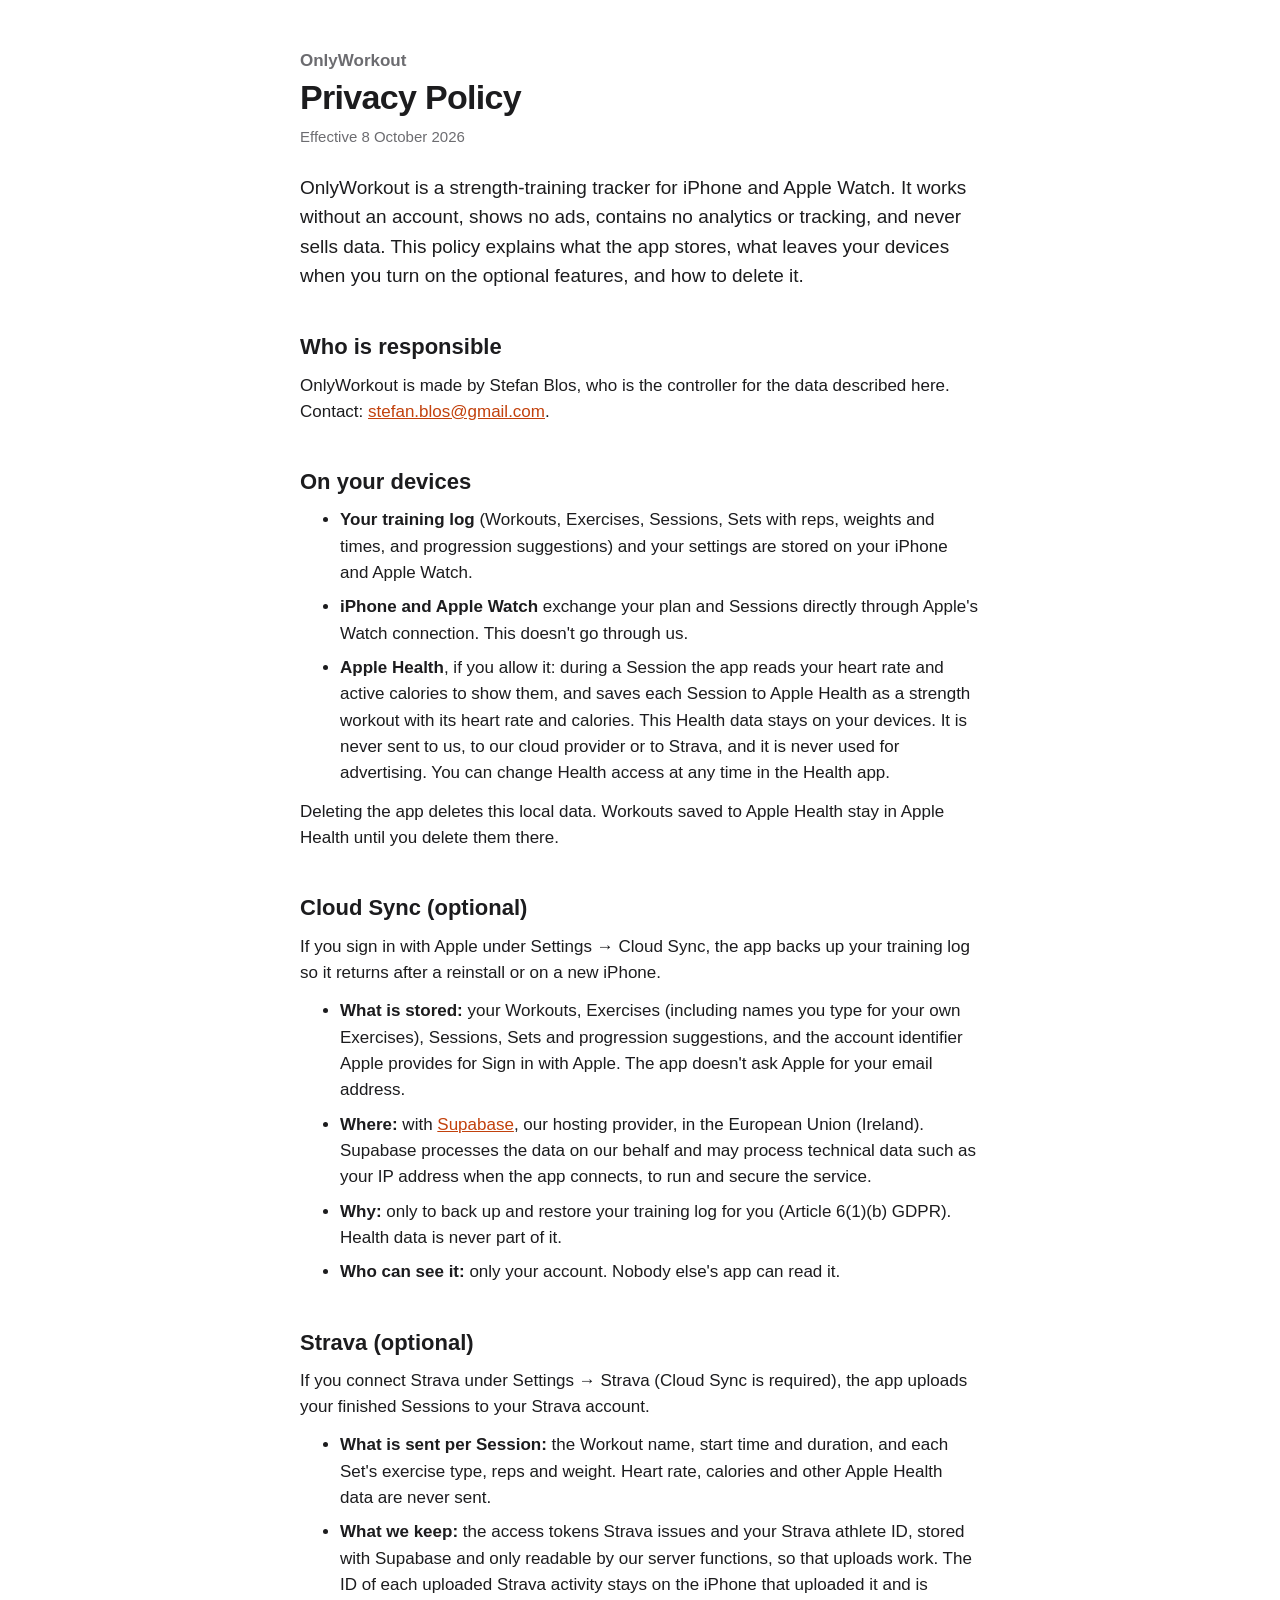
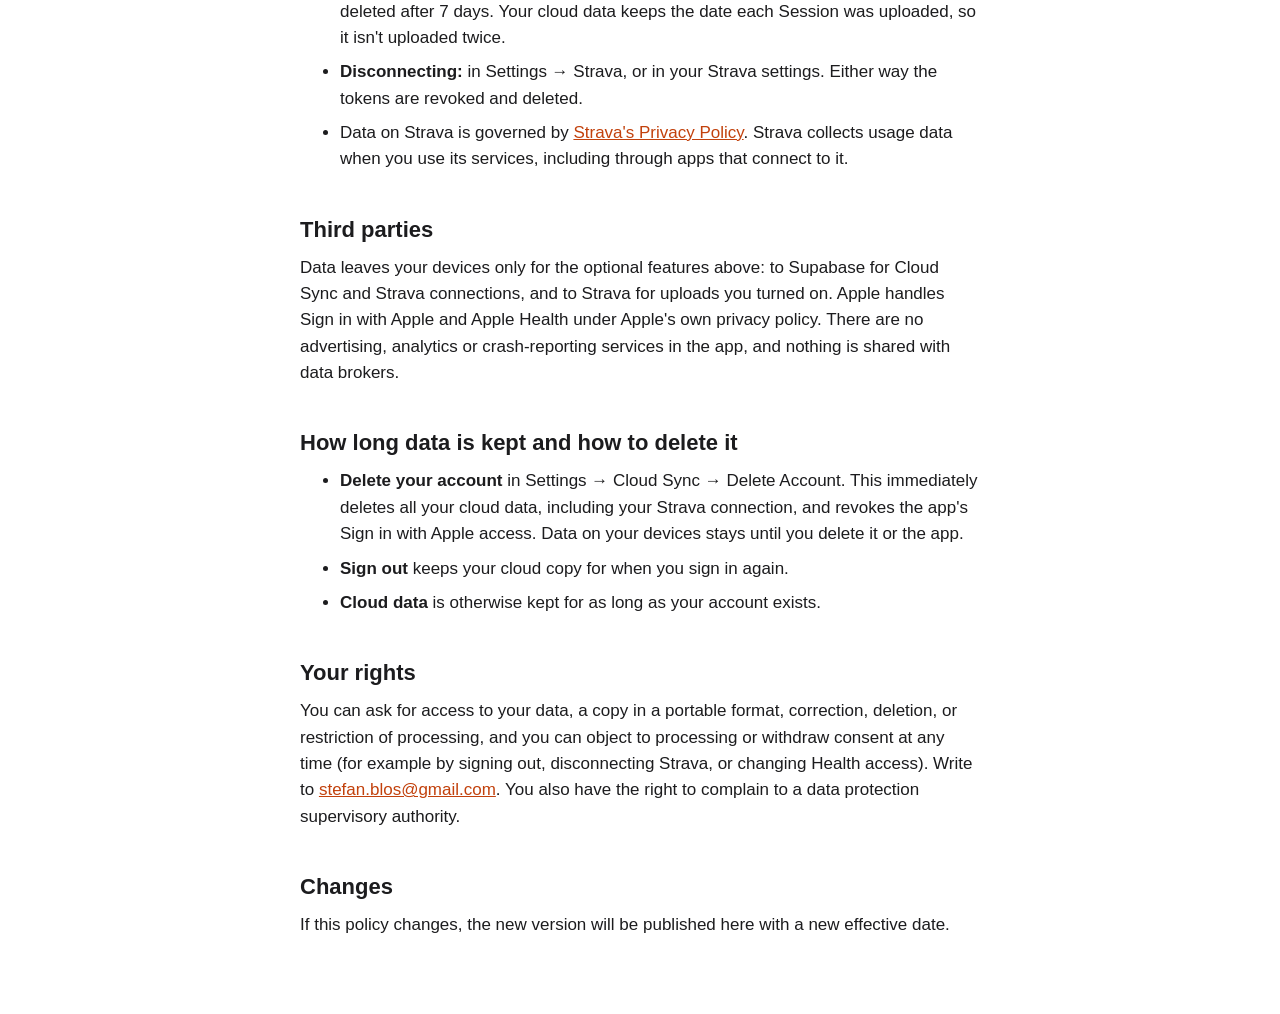
<file: site/onlyworkout/privacy/index.html>
<!doctype html>
<html lang="en">
<head>
  <meta charset="utf-8">
  <meta name="viewport" content="width=device-width, initial-scale=1">
  <title>OnlyWorkout Privacy Policy</title>
  <meta name="description" content="What OnlyWorkout stores, where it goes, and how to delete it.">
  <style>
    :root {
      color-scheme: light dark;
      --text: #1c1c1e;
      --secondary: #6c6c70;
      --background: #ffffff;
      --accent: #c2410c;
    }

    @media (prefers-color-scheme: dark) {
      :root {
        --text: #f2f2f7;
        --secondary: #a1a1a6;
        --background: #000000;
        --accent: #ff950a;
      }
    }

    body {
      margin: 0;
      background: var(--background);
      color: var(--text);
      font: 17px/1.55 -apple-system, BlinkMacSystemFont, "SF Pro Text", "Helvetica Neue", Arial, sans-serif;
      -webkit-text-size-adjust: 100%;
    }

    main {
      max-width: 680px;
      margin: 0 auto;
      padding: 48px 16px 64px;
    }

    h1 {
      font-size: 34px;
      line-height: 1.15;
      letter-spacing: -0.02em;
      margin: 0 0 8px;
    }

    h2 {
      font-size: 22px;
      margin: 40px 0 8px;
    }

    h3 {
      font-size: 17px;
      margin: 28px 0 4px;
    }

    p, ul {
      margin: 0 0 12px;
    }

    li {
      margin-bottom: 8px;
    }

    a {
      color: var(--accent);
    }

    .eyebrow {
      color: var(--secondary);
      font-weight: 600;
      margin-bottom: 4px;
    }

    .eyebrow a {
      color: inherit;
      text-decoration: none;
    }

    .meta {
      color: var(--secondary);
      font-size: 15px;
    }

    .lead {
      font-size: 19px;
      margin: 24px 0;
    }
  </style>
</head>
<body>
<main>
  <p class="eyebrow"><a href="../support/">OnlyWorkout</a></p>
  <h1>Privacy Policy</h1>
  <p class="meta">Effective 8 October 2026</p>

  <p class="lead">OnlyWorkout is a strength-training tracker for iPhone and Apple Watch. It works without an account, shows no ads, contains no analytics or tracking, and never sells data. This policy explains what the app stores, what leaves your devices when you turn on the optional features, and how to delete it.</p>

  <h2>Who is responsible</h2>
  <p>OnlyWorkout is made by Stefan Blos, who is the controller for the data described here. Contact: <a href="mailto:stefan.blos@gmail.com">stefan.blos@gmail.com</a>.</p>

  <h2>On your devices</h2>
  <ul>
    <li><strong>Your training log</strong> (Workouts, Exercises, Sessions, Sets with reps, weights and times, and progression suggestions) and your settings are stored on your iPhone and Apple Watch.</li>
    <li><strong>iPhone and Apple Watch</strong> exchange your plan and Sessions directly through Apple's Watch connection. This doesn't go through us.</li>
    <li><strong>Apple Health</strong>, if you allow it: during a Session the app reads your heart rate and active calories to show them, and saves each Session to Apple Health as a strength workout with its heart rate and calories. This Health data stays on your devices. It is never sent to us, to our cloud provider or to Strava, and it is never used for advertising. You can change Health access at any time in the Health app.</li>
  </ul>
  <p>Deleting the app deletes this local data. Workouts saved to Apple Health stay in Apple Health until you delete them there.</p>

  <h2>Cloud Sync (optional)</h2>
  <p>If you sign in with Apple under Settings → Cloud Sync, the app backs up your training log so it returns after a reinstall or on a new iPhone.</p>
  <ul>
    <li><strong>What is stored:</strong> your Workouts, Exercises (including names you type for your own Exercises), Sessions, Sets and progression suggestions, and the account identifier Apple provides for Sign in with Apple. The app doesn't ask Apple for your email address.</li>
    <li><strong>Where:</strong> with <a href="https://supabase.com/privacy">Supabase</a>, our hosting provider, in the European Union (Ireland). Supabase processes the data on our behalf and may process technical data such as your IP address when the app connects, to run and secure the service.</li>
    <li><strong>Why:</strong> only to back up and restore your training log for you (Article 6(1)(b) GDPR). Health data is never part of it.</li>
    <li><strong>Who can see it:</strong> only your account. Nobody else's app can read it.</li>
  </ul>

  <h2>Strava (optional)</h2>
  <p>If you connect Strava under Settings → Strava (Cloud Sync is required), the app uploads your finished Sessions to your Strava account.</p>
  <ul>
    <li><strong>What is sent per Session:</strong> the Workout name, start time and duration, and each Set's exercise type, reps and weight. Heart rate, calories and other Apple Health data are never sent.</li>
    <li><strong>What we keep:</strong> the access tokens Strava issues and your Strava athlete ID, stored with Supabase and only readable by our server functions, so that uploads work. The ID of each uploaded Strava activity stays on the iPhone that uploaded it and is deleted after 7 days. Your cloud data keeps the date each Session was uploaded, so it isn't uploaded twice.</li>
    <li><strong>Disconnecting:</strong> in Settings → Strava, or in your Strava settings. Either way the tokens are revoked and deleted.</li>
    <li>Data on Strava is governed by <a href="https://www.strava.com/legal/privacy">Strava's Privacy Policy</a>. Strava collects usage data when you use its services, including through apps that connect to it.</li>
  </ul>

  <h2>Third parties</h2>
  <p>Data leaves your devices only for the optional features above: to Supabase for Cloud Sync and Strava connections, and to Strava for uploads you turned on. Apple handles Sign in with Apple and Apple Health under Apple's own privacy policy. There are no advertising, analytics or crash-reporting services in the app, and nothing is shared with data brokers.</p>

  <h2>How long data is kept and how to delete it</h2>
  <ul>
    <li><strong>Delete your account</strong> in Settings → Cloud Sync → Delete Account. This immediately deletes all your cloud data, including your Strava connection, and revokes the app's Sign in with Apple access. Data on your devices stays until you delete it or the app.</li>
    <li><strong>Sign out</strong> keeps your cloud copy for when you sign in again.</li>
    <li><strong>Cloud data</strong> is otherwise kept for as long as your account exists.</li>
  </ul>

  <h2>Your rights</h2>
  <p>You can ask for access to your data, a copy in a portable format, correction, deletion, or restriction of processing, and you can object to processing or withdraw consent at any time (for example by signing out, disconnecting Strava, or changing Health access). Write to <a href="mailto:stefan.blos@gmail.com">stefan.blos@gmail.com</a>. You also have the right to complain to a data protection supervisory authority.</p>

  <h2>Changes</h2>
  <p>If this policy changes, the new version will be published here with a new effective date.</p>
</main>
</body>
</html>
</file>
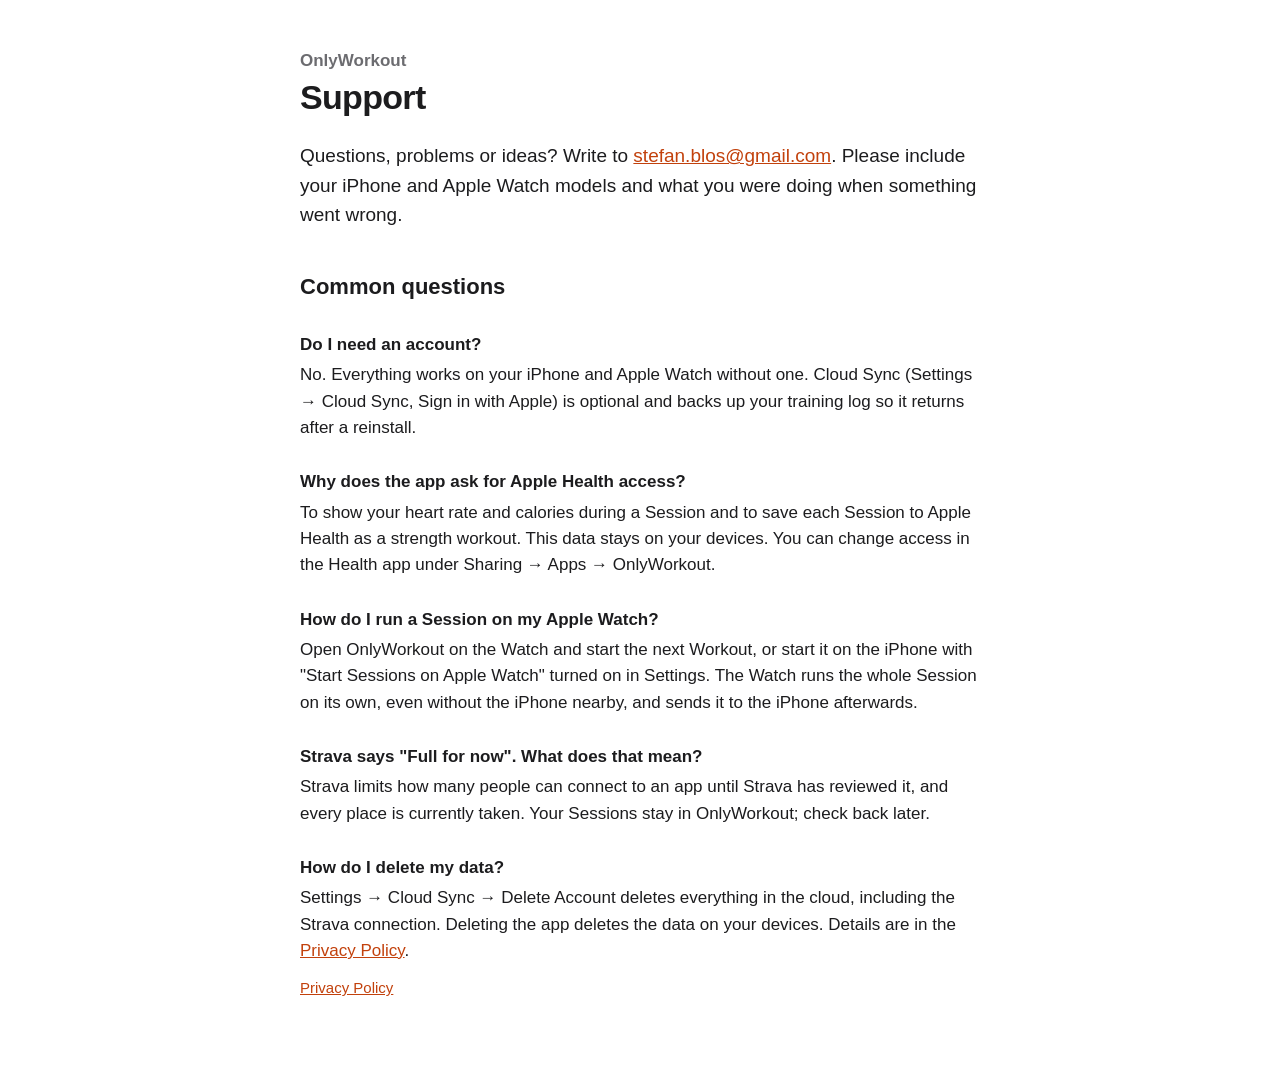
<file: site/onlyworkout/support/index.html>
<!doctype html>
<html lang="en">
<head>
  <meta charset="utf-8">
  <meta name="viewport" content="width=device-width, initial-scale=1">
  <title>OnlyWorkout Support</title>
  <meta name="description" content="Help and contact for OnlyWorkout, the strength-training tracker for iPhone and Apple Watch.">
  <style>
    :root {
      color-scheme: light dark;
      --text: #1c1c1e;
      --secondary: #6c6c70;
      --background: #ffffff;
      --accent: #c2410c;
    }

    @media (prefers-color-scheme: dark) {
      :root {
        --text: #f2f2f7;
        --secondary: #a1a1a6;
        --background: #000000;
        --accent: #ff950a;
      }
    }

    body {
      margin: 0;
      background: var(--background);
      color: var(--text);
      font: 17px/1.55 -apple-system, BlinkMacSystemFont, "SF Pro Text", "Helvetica Neue", Arial, sans-serif;
      -webkit-text-size-adjust: 100%;
    }

    main {
      max-width: 680px;
      margin: 0 auto;
      padding: 48px 16px 64px;
    }

    h1 {
      font-size: 34px;
      line-height: 1.15;
      letter-spacing: -0.02em;
      margin: 0 0 8px;
    }

    h2 {
      font-size: 22px;
      margin: 40px 0 8px;
    }

    h3 {
      font-size: 17px;
      margin: 28px 0 4px;
    }

    p, ul {
      margin: 0 0 12px;
    }

    li {
      margin-bottom: 8px;
    }

    a {
      color: var(--accent);
    }

    .eyebrow {
      color: var(--secondary);
      font-weight: 600;
      margin-bottom: 4px;
    }

    .eyebrow a {
      color: inherit;
      text-decoration: none;
    }

    .meta {
      color: var(--secondary);
      font-size: 15px;
    }

    .lead {
      font-size: 19px;
      margin: 24px 0;
    }
  </style>
</head>
<body>
<main>
  <p class="eyebrow">OnlyWorkout</p>
  <h1>Support</h1>
  <p class="lead">Questions, problems or ideas? Write to <a href="mailto:stefan.blos@gmail.com?subject=OnlyWorkout">stefan.blos@gmail.com</a>. Please include your iPhone and Apple Watch models and what you were doing when something went wrong.</p>

  <h2>Common questions</h2>

  <h3>Do I need an account?</h3>
  <p>No. Everything works on your iPhone and Apple Watch without one. Cloud Sync (Settings → Cloud Sync, Sign in with Apple) is optional and backs up your training log so it returns after a reinstall.</p>

  <h3>Why does the app ask for Apple Health access?</h3>
  <p>To show your heart rate and calories during a Session and to save each Session to Apple Health as a strength workout. This data stays on your devices. You can change access in the Health app under Sharing → Apps → OnlyWorkout.</p>

  <h3>How do I run a Session on my Apple Watch?</h3>
  <p>Open OnlyWorkout on the Watch and start the next Workout, or start it on the iPhone with "Start Sessions on Apple Watch" turned on in Settings. The Watch runs the whole Session on its own, even without the iPhone nearby, and sends it to the iPhone afterwards.</p>

  <h3>Strava says "Full for now". What does that mean?</h3>
  <p>Strava limits how many people can connect to an app until Strava has reviewed it, and every place is currently taken. Your Sessions stay in OnlyWorkout; check back later.</p>

  <h3>How do I delete my data?</h3>
  <p>Settings → Cloud Sync → Delete Account deletes everything in the cloud, including the Strava connection. Deleting the app deletes the data on your devices. Details are in the <a href="../privacy/">Privacy Policy</a>.</p>

  <p class="meta"><a href="../privacy/">Privacy Policy</a></p>
</main>
</body>
</html>
</file>
